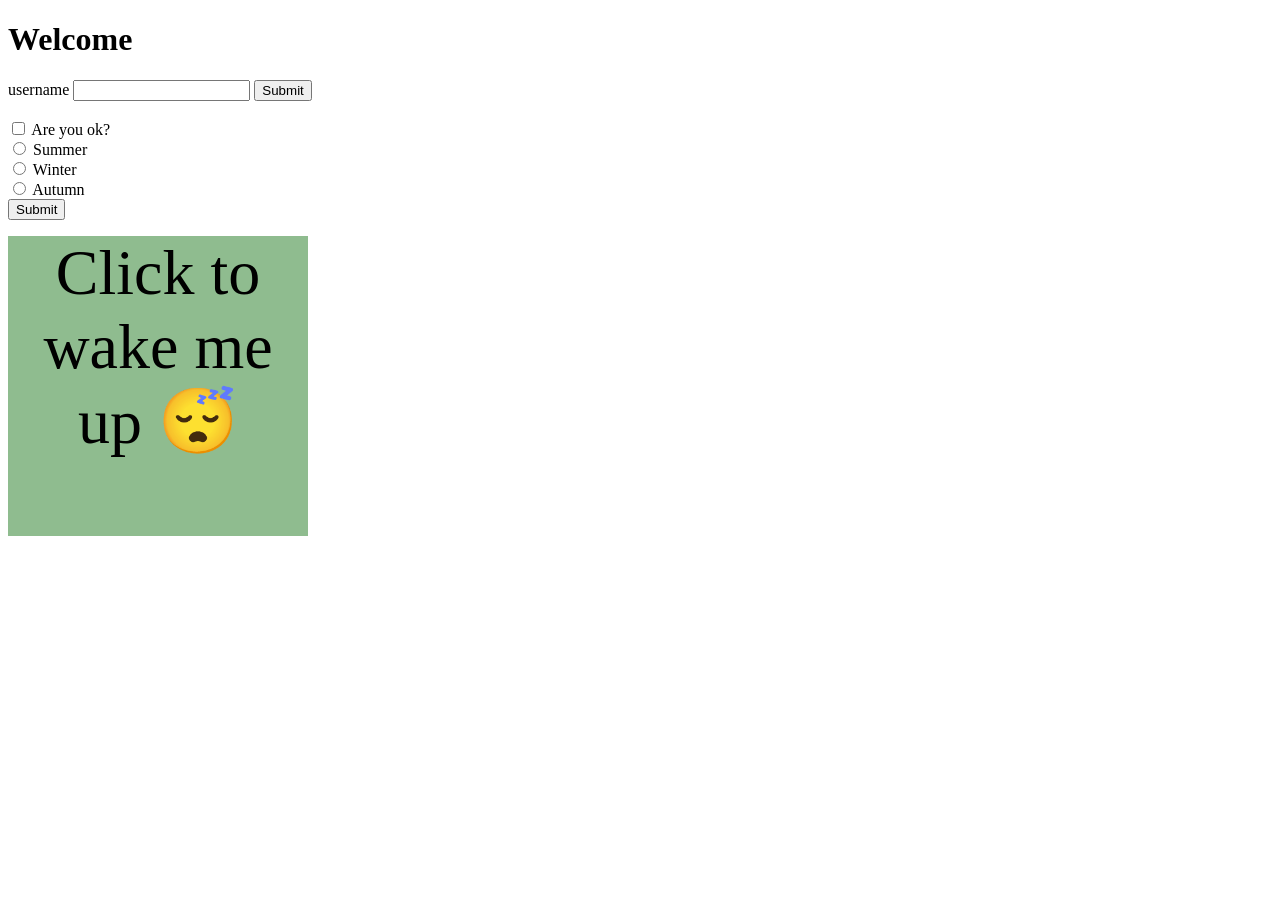
<file: notes/index.html>
<!DOCTYPE html>
<html lang="en">
<head>
    <meta charset="UTF-8">
    <meta name="viewport" content="width=device-width, initial-scale=1.0">
    <title>my website</title>
    <link rel="stylesheet" href="style.css"> 
</head>
<body>
    <h1 id="myH1"></h1>
    <p id="myP"></p>

    <h1 id="myh1-2">Welcome</h1>
    <label>username</label>
    <input id ="mytext">
    <button id ="mysubmit">Submit</button><br><br>

    <input type="checkbox" id="ok">
    <label for="checkbox">Are you ok?</label><br>

    <input type="radio" id="summer" name="season">
    <label for="summer">Summer</label><br>
    <input type="radio" id="winter" name="season">
    <label for="winter">Winter</label><br> 
    <input type="radio" id="autumn" name="season">
    <label for="autumn">Autumn</label><br>
    <button type="submit" id="mysubmit2">Submit</button>
    <p id="subresult"></p>
    <p id ="result"></p>
    <div id="mybox">Click to wake me up 😴</div>

    <script src="index.js"></script>
</body>
</html>
</file>
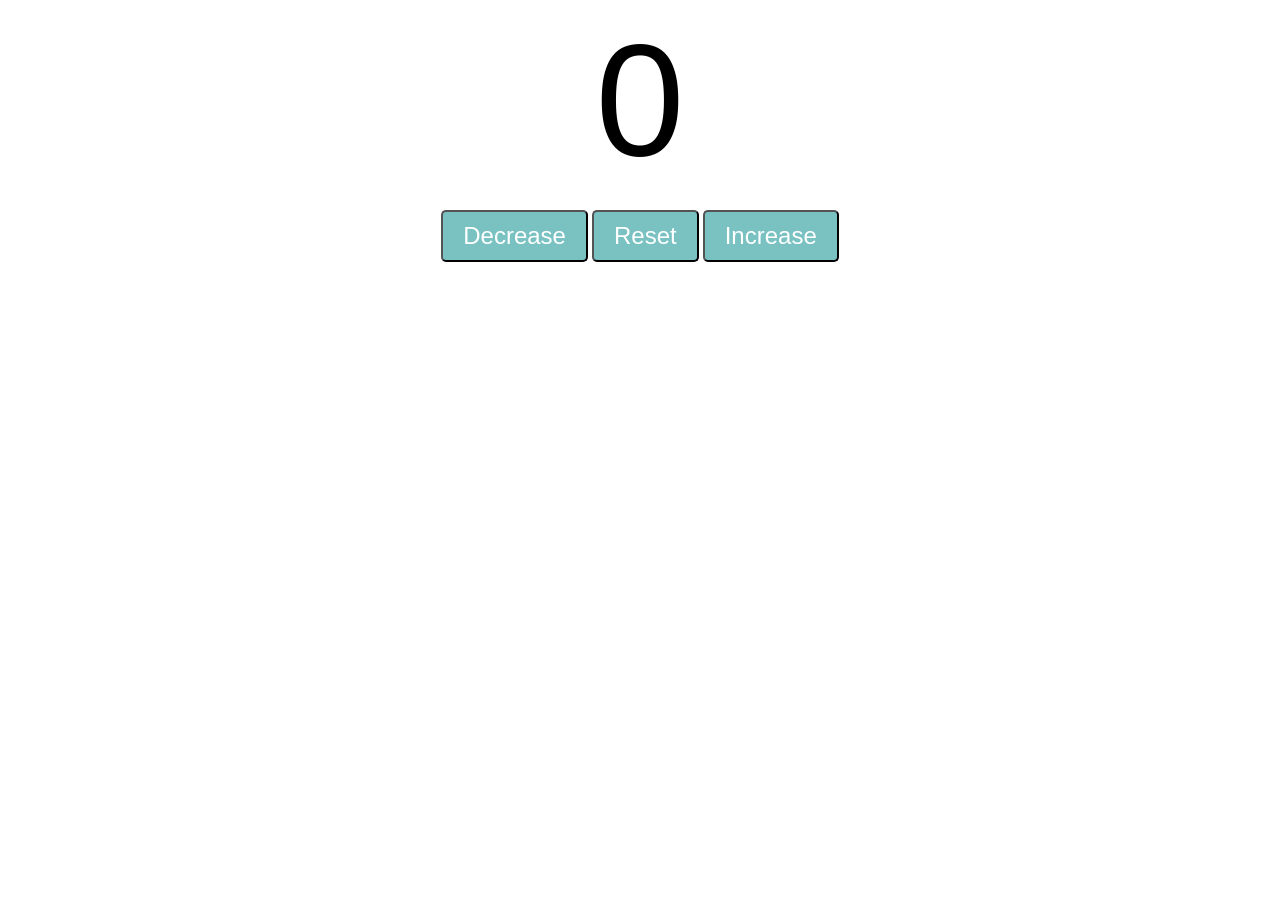
<file: p1-counter/index.html>
<!DOCTYPE html>
<html lang="en">
<head>
    <meta charset="UTF-8">
    <meta name="viewport" content="width=device-width, initial-scale=1.0">
    <title>Counter</title>
    <link rel="stylesheet" href="style.css">
</head>
<body>
    <label id="countlabel">0</label><br>
    <div id="btncontainer">
    <button id="decreasebtn" class="buttons">Decrease</button>
    <button id="resetbtn" class="buttons">Reset</button>
    <button id="increasebtn" class="buttons">Increase</button>
</div>
    
    <script src="index.js"></script>
</body>
</html>
</file>
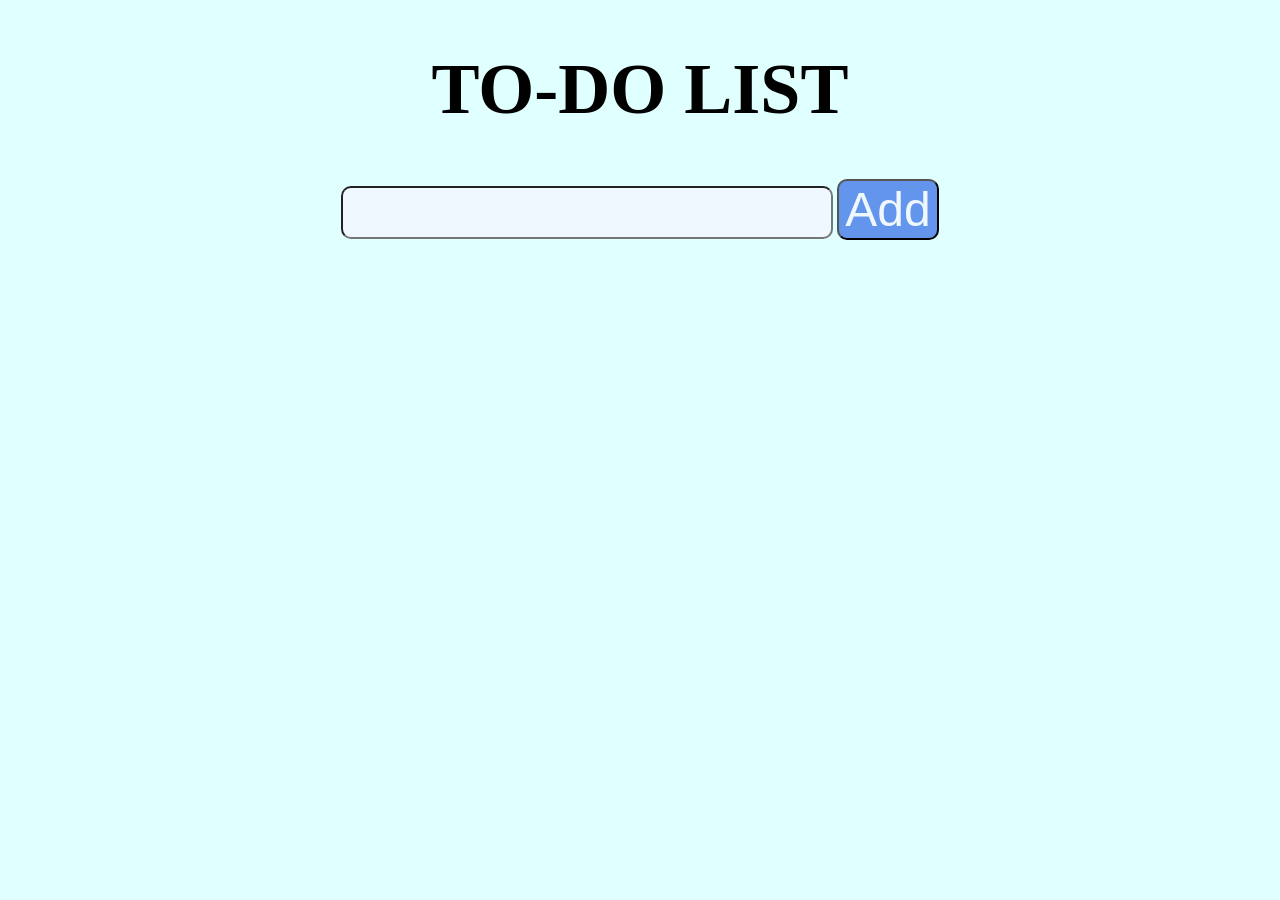
<file: p10-todo_list/index.html>
<!DOCTYPE html>
<html lang="en">
<head>
    <meta charset="UTF-8">
    <meta name="viewport" content="width=device-width, initial-scale=1.0">
    <title>to-do</title>
    <link rel="stylesheet" href="style.css">
</head>
<body>
    <h1>TO-DO LIST</h1>

    <input type="text" id="task">
    <button onclick="adding()">Add</button>
    <ul id="taskdisplay"></ul>
    
    <script src="index.js"></script>
</body>
</html>
</file>
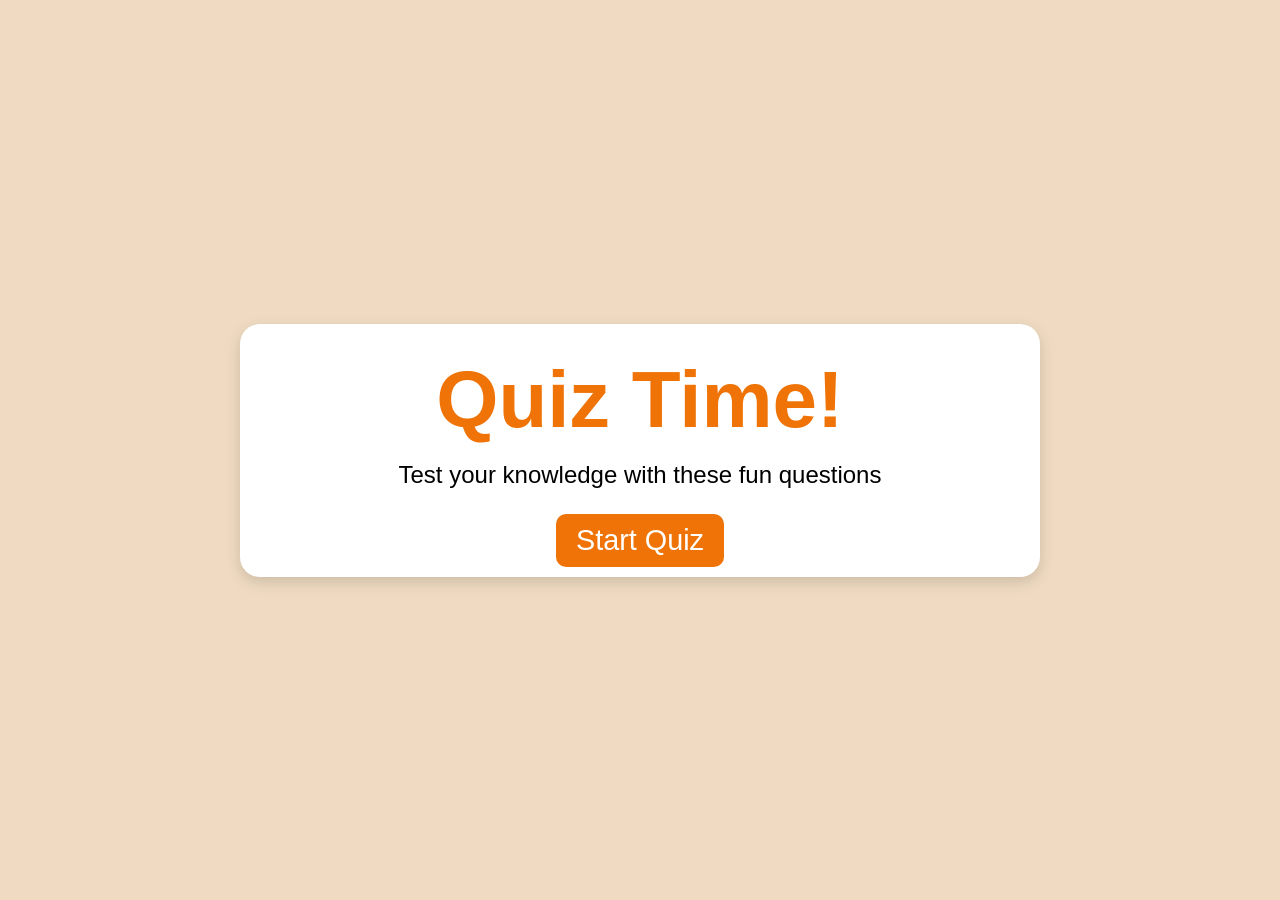
<file: p11-quiz/index.html>
<!DOCTYPE html>
<html lang="en">
<head>
    <meta charset="UTF-8">
    <meta name="viewport" content="width=device-width, initial-scale=1.0">
    <title>Document</title>
    <link rel="stylesheet" href="style.css">

</head>
<body>
    <div id="container">

        <div id="startscreen" class="screen active" >
        <h1>Quiz Time!</h1>
        <p>Test your knowledge with these fun questions</p>
        <button id="startbtn">Start Quiz</button>
        </div>


        <div id="quizscreen" class="screen " >
        <h2 id="questext">What is the capital of India?</h2>

        <div id="quizinfo">
            <p>Question <span id="questionumber">1</span> of <span>5</span></p>
            <p>Score: <span id="score">0</span> </p>
        </div>

        <div class="options">
            <button id="option1" class="optionbtn">jaipur</button>
            <button id="option2" class="optionbtn">paris</button>
            <button id="option3" class="optionbtn">new delhi</button>
            <button id="option4" class="optionbtn">panaji</button>
        </div>
        
        <div id="progress-container">
            <div id="progressbar"></div>
        </div>
        </div>

        <div id="resultscreen" class="screen" >
        <h1>Quiz Results</h1>
        <p>You scored <span id=finalscore>0</span> out of <span id="maxscore">5</span></p>
        <button id="restartbtn">Restart Quiz</button>
        </div>
    </div>
    <script src="index.js"></script>
</body>
</html>
</file>
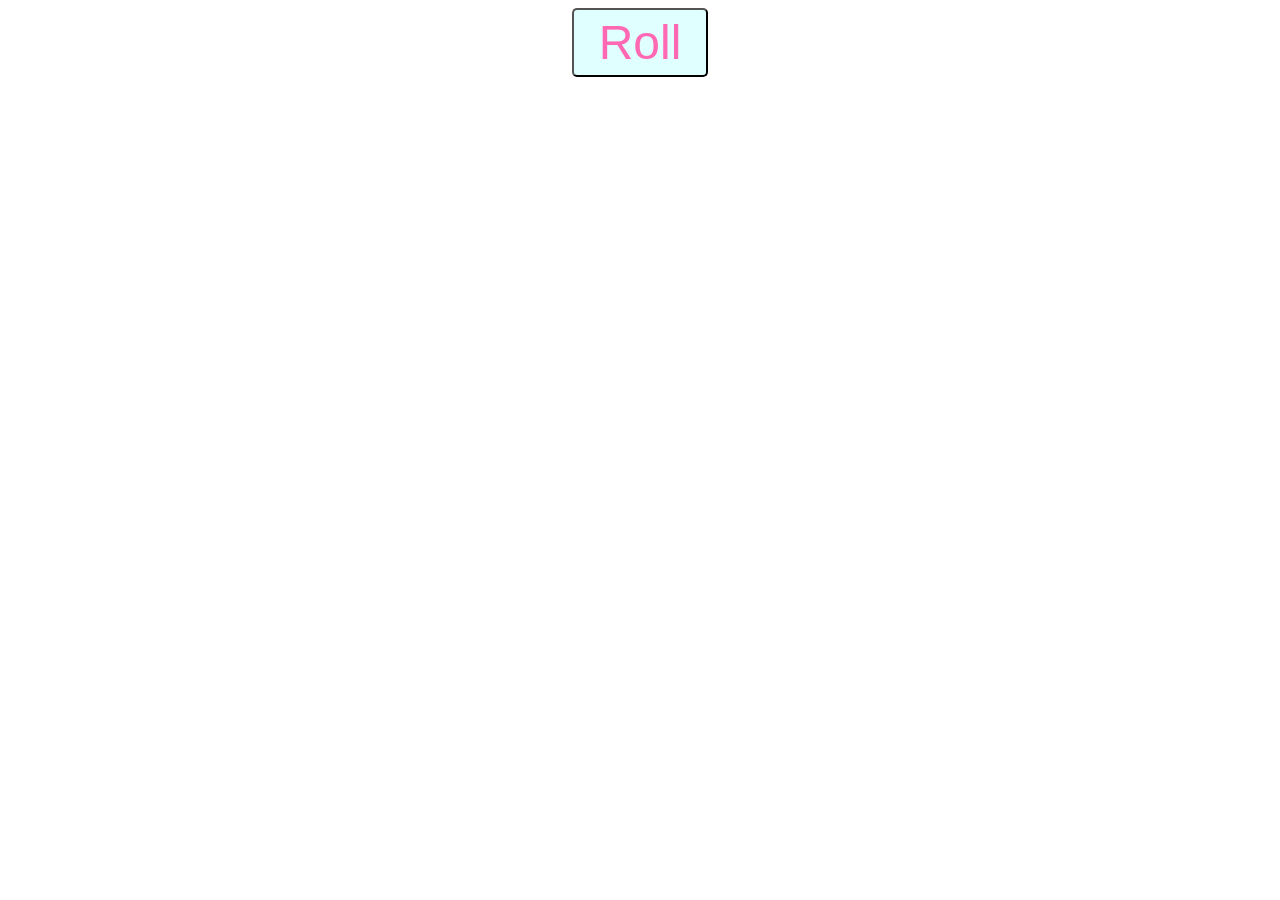
<file: p2-randomnumbers/index.html>
<!DOCTYPE html>
<html lang="en">
<head>
    <meta charset="UTF-8">
    <meta name="viewport" content="width=device-width, initial-scale=1.0">
    <title>Random number generator</title>
    <link rel="stylesheet" href="style.css">
</head>
<body>
    <button id ="roll">Roll</button><br><br>
    <label id ="mylabel1" class="labels"></label><br>
    <label id ="mylabel2" class="labels"></label><br>
    <label id ="mylabel3" class="labels"></label>

    <script src="index.js"></script>
</body>
</html>
</file>
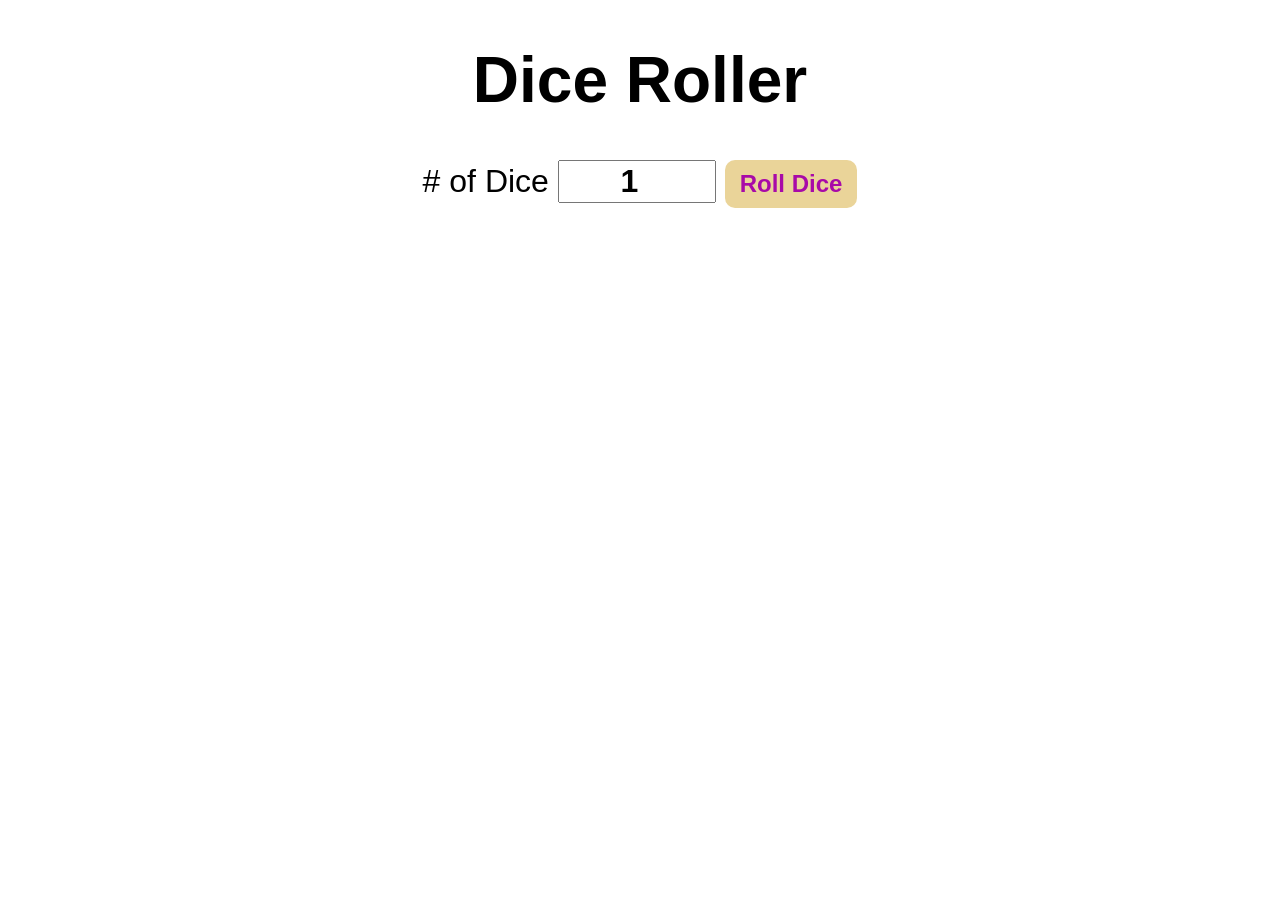
<file: p3-dice/index.html>
<!DOCTYPE html>
<html lang="en">
<head>
    <meta charset="UTF-8">
    <meta name="viewport" content="width=device-width, initial-scale=1.0">
    <title>Dice roll</title>
    <link rel="stylesheet" href="style.css"> 
</head>
<body>
    <div id="container">
    <h1>Dice Roller</h1>
    <label># of Dice</label>
    <input type="number" id="numofdice" value="1" min="1">
    <button onclick="rollDice()">Roll Dice</button>
    <div id="diceResult"></div>
    <div id="diceImages"></div>
    </div>
    <script src="index.js"></script>
</body>
</html>
</file>
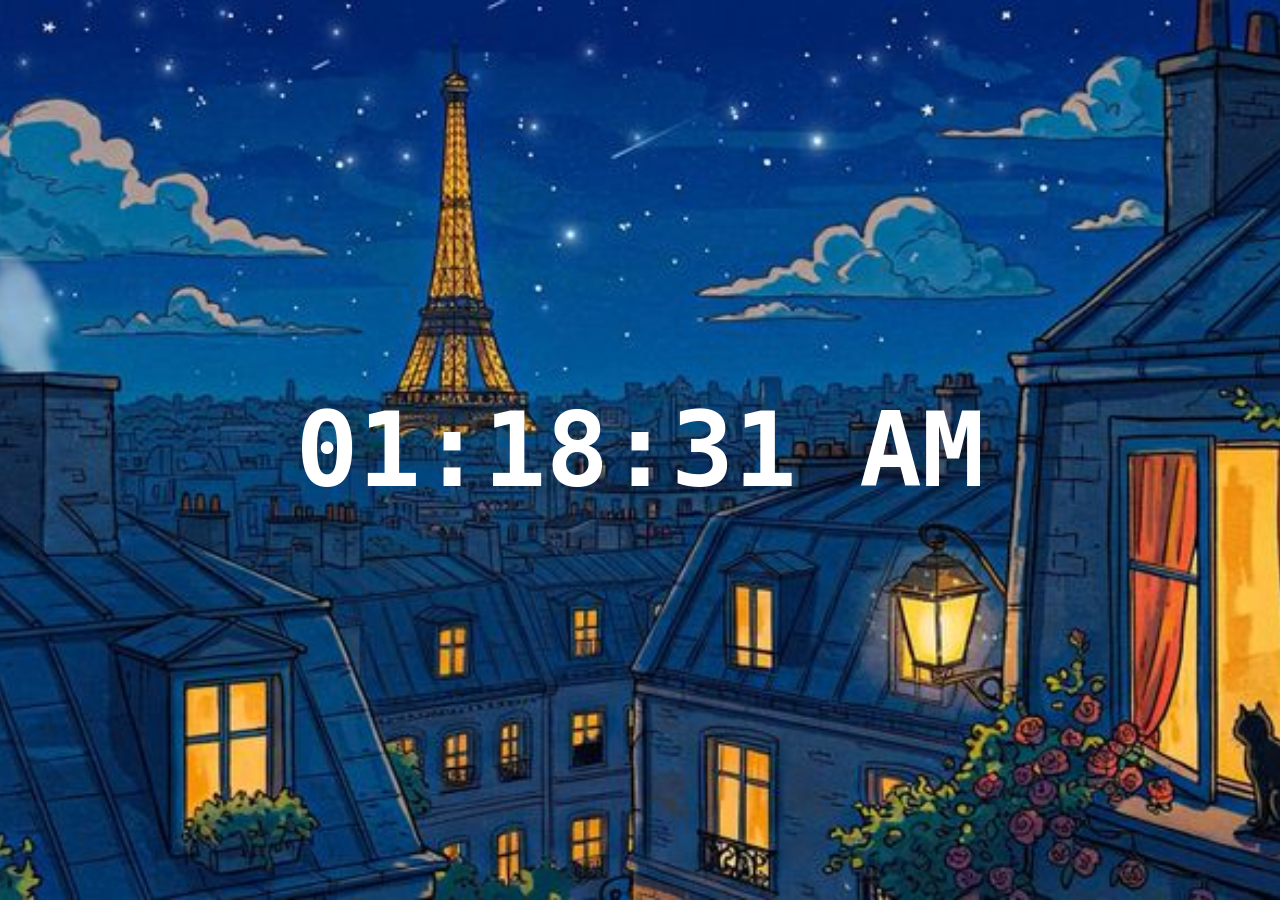
<file: p5-digitalclock/index.html>
<!DOCTYPE html>
<html lang="en">
<head>
    <meta charset="UTF-8">
    <meta name="viewport" content="width=device-width, initial-scale=1.0">
    <title>Digital Clock</title>
    <link rel="stylesheet" href="style.css">
</head>
<body>
    <div id="clock-container">
        <div id="clock">00:00:00</div>
    </div>
    <script src="index.js"></script>
</body>
</html>
</file>
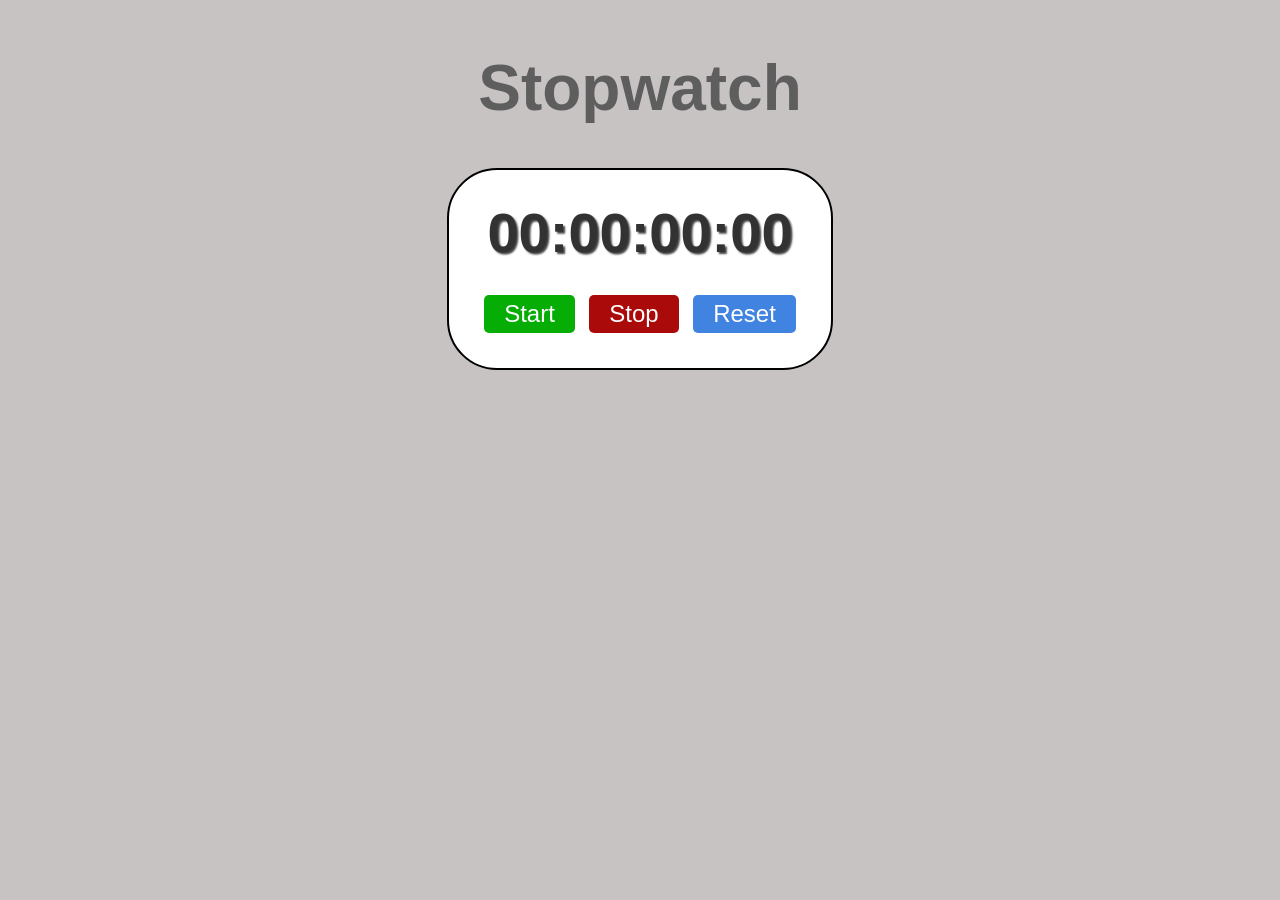
<file: p6-stopwatch/index.html>
<!DOCTYPE html>
<html lang="en">
<head>
    <meta charset="UTF-8">
    <meta name="viewport" content="width=device-width, initial-scale=1.0">
    <title>stopwatch</title>
    <link rel="stylesheet" href="style.css">
</head>
<body>
    <h1>Stopwatch</h1>
    <div id="panel">
        <div id="time">00:00:00:00</div>
        <div id="control">
            <button id="start" onclick="start()">Start</button>
            <button id="stop" onclick="stop()">Stop</button>
            <button id="reset" onclick="reset()">Reset</button>
        </div>
    </div>
    <script src="index.js"></script>
</body>
</html>
</file>
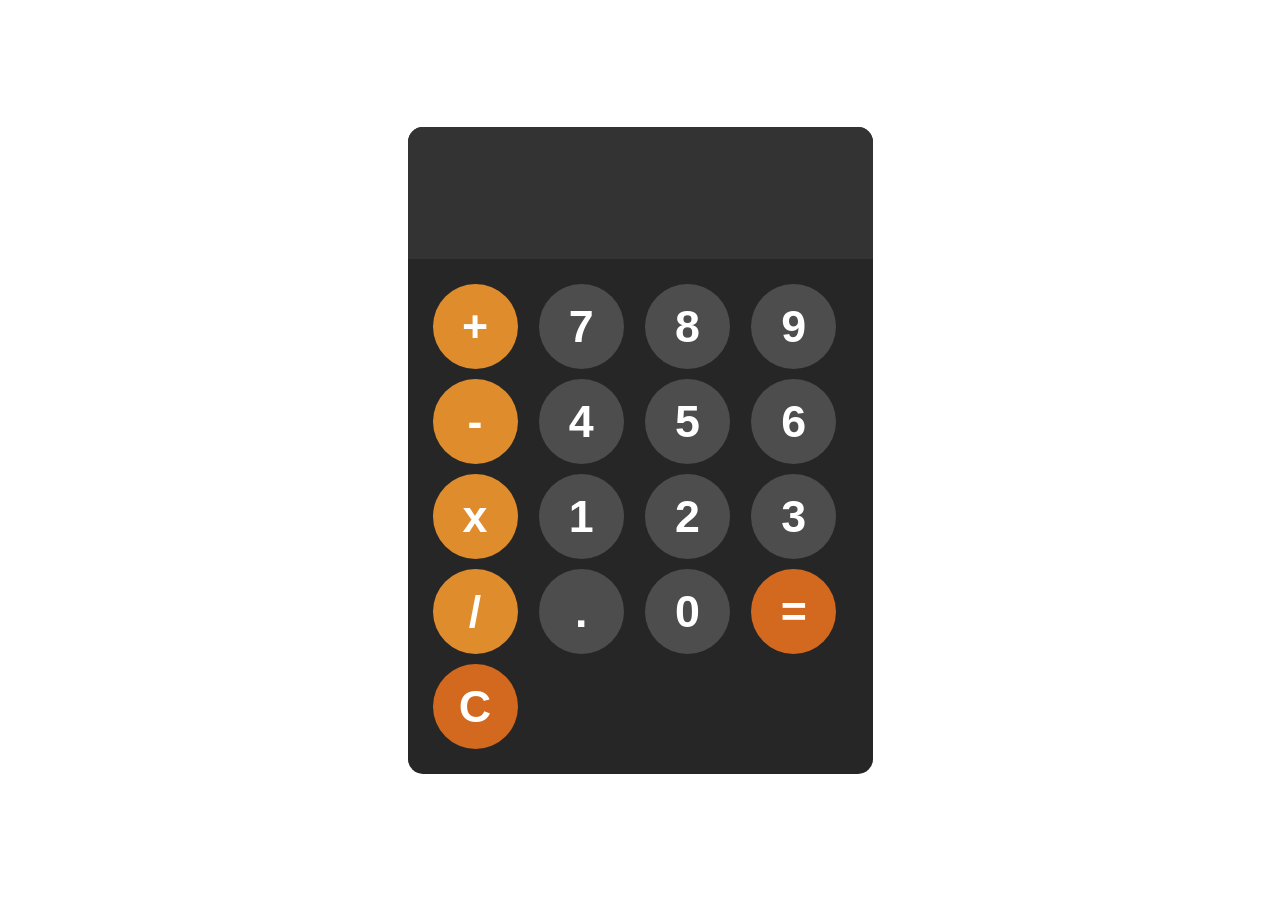
<file: p7-calculator/index.html>
<!DOCTYPE html>
<html lang="en">
<head>
    <meta charset="UTF-8">
    <meta name="viewport" content="width=device-width, initial-scale=1.0">
    <title>Calculator</title>
    <link rel="stylesheet" href="style.css">
</head>
<body>
    <div id="Calculator">
        <input id="display" readonly>
        <div id="keys">
            <button class="operation" onclick="appendtodisplay('+')">+</button>
            <button onclick="appendtodisplay('7')">7</button>
            <button onclick="appendtodisplay('8')">8</button>
            <button onclick="appendtodisplay('9')">9</button>
            <button class="operation" onclick="appendtodisplay('-')">-</button>
            <button onclick="appendtodisplay('4')">4</button>
            <button onclick="appendtodisplay('5')">5</button>
            <button onclick="appendtodisplay('6')">6</button>
            <button class="operation" onclick="appendtodisplay('*')">x</button>
            <button onclick="appendtodisplay('1')">1</button>
            <button onclick="appendtodisplay('2')">2</button>
            <button onclick="appendtodisplay('3')">3</button>
            <button class="operation" onclick="appendtodisplay('/')">/</button>
            <button onclick="appendtodisplay('.')">.</button>
            <button onclick="appendtodisplay('0')">0</button>
            <button id="ans" onclick="calculate()">=</button>
            <button id="ans" onclick="cleardisplay()">C</button>



        </div>

    </div>
    <script src="index.js"></script>
</body>
</html>
</file>
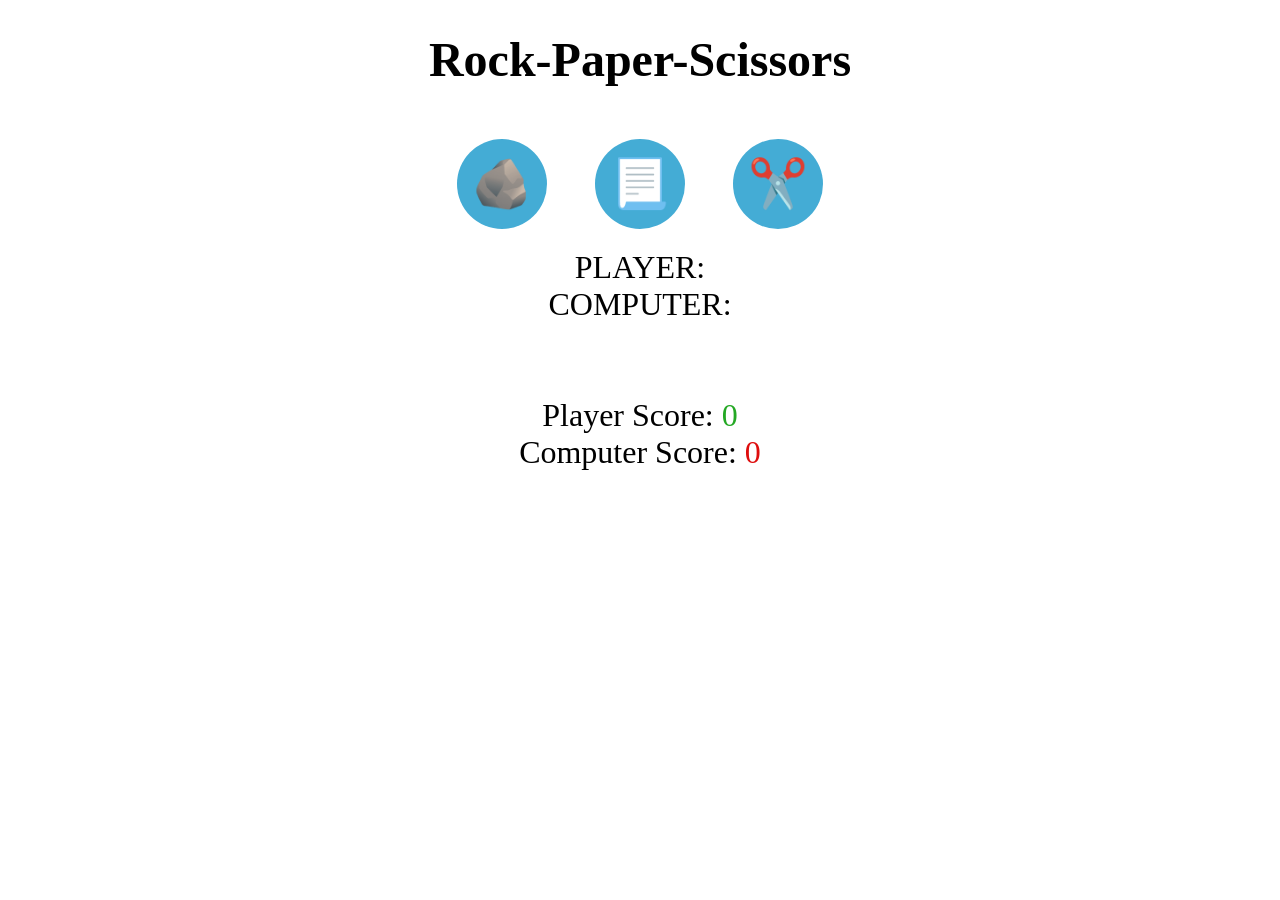
<file: p8-game/index.html>
<!DOCTYPE html>
<html lang="en">
<head>
    <meta charset="UTF-8">
    <meta name="viewport" content="width=device-width, initial-scale=1.0">
    <title>Game</title>
    <link rel="stylesheet" href="style.css">
</head>
<body>
    <h1>Rock-Paper-Scissors</h1>
    <div id="choice">
        <button onclick="playgame('rock')">🪨</button>
        <button onclick="playgame('paper')">📃</button>
        <button onclick="playgame('scissors')">✂️</button>
    </div>
    <div id="playerdisplay">PLAYER: </div>
    <div id="computerdisplay">COMPUTER: </div><br>
    <div id="resultdisplay"></div><br>
    <div id="scoredisplay">Player Score: 
        <span id="playerscoredisplay">0</span>
    </div>
    <div id="scoredisplay">Computer Score: 
        <span id="computerscoredisplay">0</span>
    </div>
    <script src="index.js"></script>
</body>
</html>
</file>
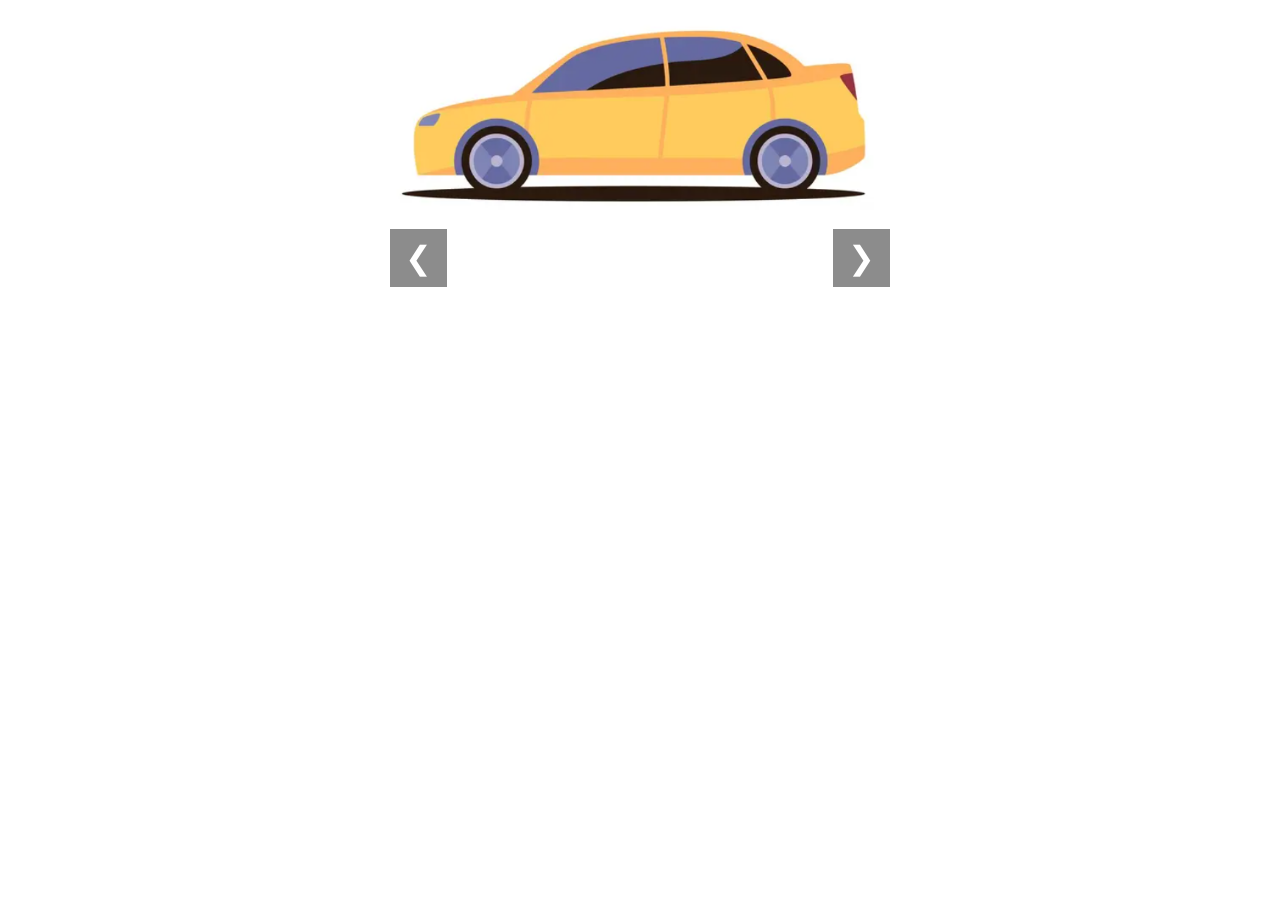
<file: p9-imageslider/index.html>
<!DOCTYPE html>
<html lang="en">
<head>
    <meta charset="UTF-8">
    <meta name="viewport" content="width=device-width, initial-scale=1.0">
    <title>image slider</title>
    <link rel="stylesheet" href="style.css">
</head>
<body>
    <div class="slider">
        <div class="slides">
            <img class="slide" src="yellowcar.png" alt="yellowcar">
            <img class="slide" src="redcar.png" alt="redcar">
            <img class="slide" src="bluecar.png" alt="bluecar">

        </div>
        <button class="prev" onclick="prevSlide()"> &#10094</button>
        <button class="next" onclick="nextSlide()">&#10095</button>

    </div>
    <script src="index.js"></script>
</body>
</html>
</file>
<file: notes/style.css>
body{
    font-family: cursive;
}


/*event listner*/
#mybox{
    height: 300px;
    width: 300px;
    background-color: darkseagreen;
    display: flex;
    justify-content: center;
    text-align: center;
    font-size: 4rem;
}
</file>
<file: p1-counter/style.css>
#countlabel{
    display: block;
    font-size: 10em;
    font-family: Helvetica;
    text-align: center;
}
#btncontainer{
    text-align: center;
}
.buttons{
    padding: 10px 20px;
    font-size: 1.5em;
    color: white;
    background-color:rgb(122, 194, 194);
    border-radius: 5px;
    cursor: pointer;
    transition: background-color 0.25s;
}
.buttons:hover{
    background-color: darkslategrey;
}
</file>
<file: p10-todo_list/style.css>
body{
    text-align: center;
    background-color: lightcyan;
}
h1{
    font-size: 4.5rem;}
#task{
    font-size: 2.5rem;
    background-color:aliceblue;
    border-radius: 10px;
    font-family: cursive;
    text-align: center;
}
button{
    font-size: 3rem;
    background-color: cornflowerblue;
    border-radius: 10px;
    color: aliceblue;
    cursor: pointer;
}
button:hover{
    background-color: hsl(219, 79%, 56%);
}
input[type="checkbox"] {
    width: 25px;
    height: 25px;
}
#taskdisplay{
    list-style: none;
    padding: 0;
    font-size: 3rem;
    font-family: cursive;
    color: navy;
}
.done{
    color: rgb(112, 180, 223);
    text-decoration: line-through;
}
</file>
<file: p11-quiz/style.css>
*{
    margin: 0;
    font-family: Arial;
    box-sizing: border-box;
}

/*display a particular screen*/
.screen {
    display: none;
}

.screen.active {
    display: block;
}

body{
    background-color:rgb(240, 219, 194);
    min-height: 100vh;
    display: flex;
    justify-content: center;
    align-items: center;
}

#container{
    background-color: white;
    text-align: center;
    width: 800px;
    border-radius: 20px;
    overflow: hidden;
    box-shadow: 0 5px 15px rgba(0, 0, 0, 0.15);
}

/*start screen*/
h1{
    color: rgb(239, 115, 6) ;
    font-weight: bolder;
    font-size: 5rem;
    margin-bottom: 15px;
    margin-top: 30px;
}
p{
    font-size: 1.5rem;
}
#startbtn{
    color: white;
    background-color: hsl(28, 95%, 48%) ;
    font-size: 1.8rem;
    border: none;
    border-radius: 10px;
    padding: 10px 20px;
    cursor: pointer;
    margin-top: 25px;
    margin-bottom: 10px;
}
#startbtn:hover{
    background-color: hsl(21, 86%, 50%) ;

}

/*quiz screen*/
#questext{
    margin-top: 10px;
    font-size: 2.8rem;
    margin-bottom: 5px;
    color:hsl(28, 95%, 48%);
}
#quizinfo{
    display: flex;
    color: rgb(127, 125, 125);
    justify-content: space-between;
    padding: 0 20px;
    box-sizing: border-box;
}
.optionbtn{
    background-color: antiquewhite;
    display: flex;
    justify-content: flex-start;
    margin: 10px;
    font-size: 1.8rem;
    width: 97%;
    border: none;
    border-radius: 5px;
    font-style: italic;
    padding: 15px 20px;
    cursor: pointer;
}
.optionbtn:hover{
    background-color: rgb(236, 182, 137);
}
#progress-container {
    width: 90%;
    height: 10px;
    background-color: #ddd;
    border-radius: 10px;
    margin: 20px auto;
    overflow: hidden;
}
#progressbar {
    width: 0%; 
    height: 100%;
    background-color: rgb(239, 115, 6);
    border-radius: 10px;
    transition: width 0.3s ease;
}

/*result screen*/
#restartbtn{
    color: white;
    background-color: hsl(28, 95%, 48%) ;
    font-size: 1.8rem;
    border: none;
    border-radius: 10px;
    padding: 10px 20px;
    cursor: pointer;
    margin-top: 25px;
    margin-bottom: 10px;
}
#restartbtn:hover{
    background-color: hsl(21, 86%, 50%) ;
}
#finalscore{
    font-weight: bold;
    font-size: 2rem;
    color: chocolate;

}
#maxscore{
    font-weight: bold;
    font-size: 2rem;
    color: chocolate;
}
</file>
<file: p2-randomnumbers/style.css>
body{
    text-align: center;
    font-family: Verdana;
}
#roll{
    font-size: 3em;
    padding: 5px 25px;
    background-color:lightcyan;
    color: hotpink;
    border-radius: 5px;
    cursor: pointer;
}
#roll:active{
    background-color: lightblue;
}
.labels{
    font-size: 3em;
}
</file>
<file: p3-dice/style.css>
#container{
    font-family:Arial;
    text-align: center;
    font-size: 2rem;
}
button{
    color: rgb(168, 10, 168);
    background-color: rgb(234, 212, 153);
    padding: 10px 15px;
    font-size: 1.5rem;
    border-radius: 10px;
    border: none;
    font-weight: bold;
    cursor: pointer;
}
button:hover{
    background-color: rgb(226, 190, 11);
}
button:active{
    background-color: rgb(226, 190, 11);
}
input{
    font-size: 2rem;
    width:150px;
    text-align: center;
    font-weight: bold;
}
#diceResult{
    margin: 25px;
}
#diceImages img{
    width: 150px;
    margin: 10px;
    border-radius: 10px;
}
</file>
<file: p5-digitalclock/style.css>
body{
    background-image: url(bg.jpg);
    background-position: center;
    background-repeat: no-repeat;
    background-size: cover;
    margin:0;
}
#clock-container{
    display: flex;
    justify-content: center;
    align-items: center;
    height: 100vh;
}
#clock{
    font-family: monospace;
    font-size: 6.5rem;
    font-weight: bold;
    text-align: center;
    color: white;
}
</file>
<file: p6-stopwatch/style.css>
body{
    display: flex;
    flex-direction: column;
    align-items: center;
    background-color:rgb(199, 195, 195);
    font-family: Arial;
}
h1{
    font-size: 4rem;
    color:rgb(94, 94, 94);
}
#panel{
    display: flex;
    flex-direction: column;
    align-items: center;
    padding: 30px;
    border: 2px solid black;
    border-radius: 50px;
    background-color: white;
}
#time{
    font-size: 3.5rem;
    font-weight: bold;
    color: rgb(51, 50, 50);
    text-shadow: 2px 2px 2px hsla(0, 0%, 0%, 0.75);
    margin-bottom: 25px;
}
#control button{
    margin: 5px;
   color: white;
   border-radius: 5px;
   font-size: 1.5rem;
   padding: 5px 20px;
   border: none;
   cursor: pointer;
   transition: background-color 0.5s ease;
}
#start{
    background-color: rgb(5, 173, 5);
}
#start:hover{
    background-color: green;
}
#stop{
    background-color: rgb(171, 10, 10);
}
#stop:hover{
    background-color: rgb(113, 10, 10);
}
#reset{
    background-color: rgb(65, 131, 224);
}
#reset:hover{
    background-color: rgb(42, 89, 155);
}
</file>
<file: p7-calculator/style.css>
body{
    margin: 0;
    display: flex;
    justify-content: center;
    align-items: center;   
    height: 100vh;
}
#Calculator{
    font-family: Arial, Helvetica, sans-serif;
    background-color: hsl(0, 0%, 15%);
    border-radius: 15px;
    max-width: 465px;
    overflow: hidden;
}
#keys{
    display: grid;
    grid-template-columns: repeat(4,1fr);
    padding: 25px;
    gap: 10px;
}

#display{
    width: 100%;
    padding: 20px;
    font-size: 5rem;
    text-align:left;
    border: none;
    background-color: hsl(0, 0%, 20%);
    color: white;
}
button{
    width: 85px;
    height: 85px;
    border-radius: 50px;
    border: none;
    font-size: 2.8rem;
    background-color:hsl(0, 0%, 30%);
    color: white;
    font-weight: bold;
    cursor: pointer;
}
button:hover{
    background-color:hsl(0, 0%, 40%);
}
.operation{
    background-color: rgb(223, 140, 45);
}
.operation:hover{
    background-color: rgb(239, 169, 89);
}
#ans{
    background-color: chocolate;
}
#ans:hover{
    background-color: rgb(212, 124, 61);

}
</file>
<file: p8-game/style.css>
body{
    text-align: center;
    font-size: 2rem;
}
h1{
    font-weight: bold;
    font-size: 3rem;
}
#resultdisplay{
    font-size: 2.8rem;
    font-weight: bold;
}
.scoredisplay{
    font-size: 2rem;
}
button{
    height: 90px;
    width: 90px;
    border-radius: 50px;
    background-color: hsl(197, 63%, 55%);
    font-size: 3rem;
    border: none;
    cursor: pointer;
    margin: 20px;
}
button:hover{
    background-color:hsl(197, 92%, 45%) ;
}
.greentext, #playerscoredisplay{
    color: rgb(36, 168, 36);
}
.redtext, #computerscoredisplay{
    color: rgb(222, 13, 13);
}
</file>
<file: p9-imageslider/style.css>
.slider{
    position: relative;
    width: 100%;
    margin:auto;
    overflow: hidden;
    height: 500px;
    width: 500px;
}
.slider img{
    width: 100%;
    display: none;
}
img.displaySlide{
    display: block;
    animation-name:fade ;
    animation-duration: 1s;
}
.slider button{
    position: absolute;
    top: 50%;
    transform: translateY(-50%);
    border: none;
    padding: 10px 15px;
    cursor: pointer;
    font-size: 2rem;
    background-color: rgba(0, 0, 0, 0.452);
    color: white;
}
.previous{
    left: 0;
}
.next{
    right: 0;
}
@keyframes fade{
    from{opacity: .7;}
    to{opacity: 1;}
}
</file>
